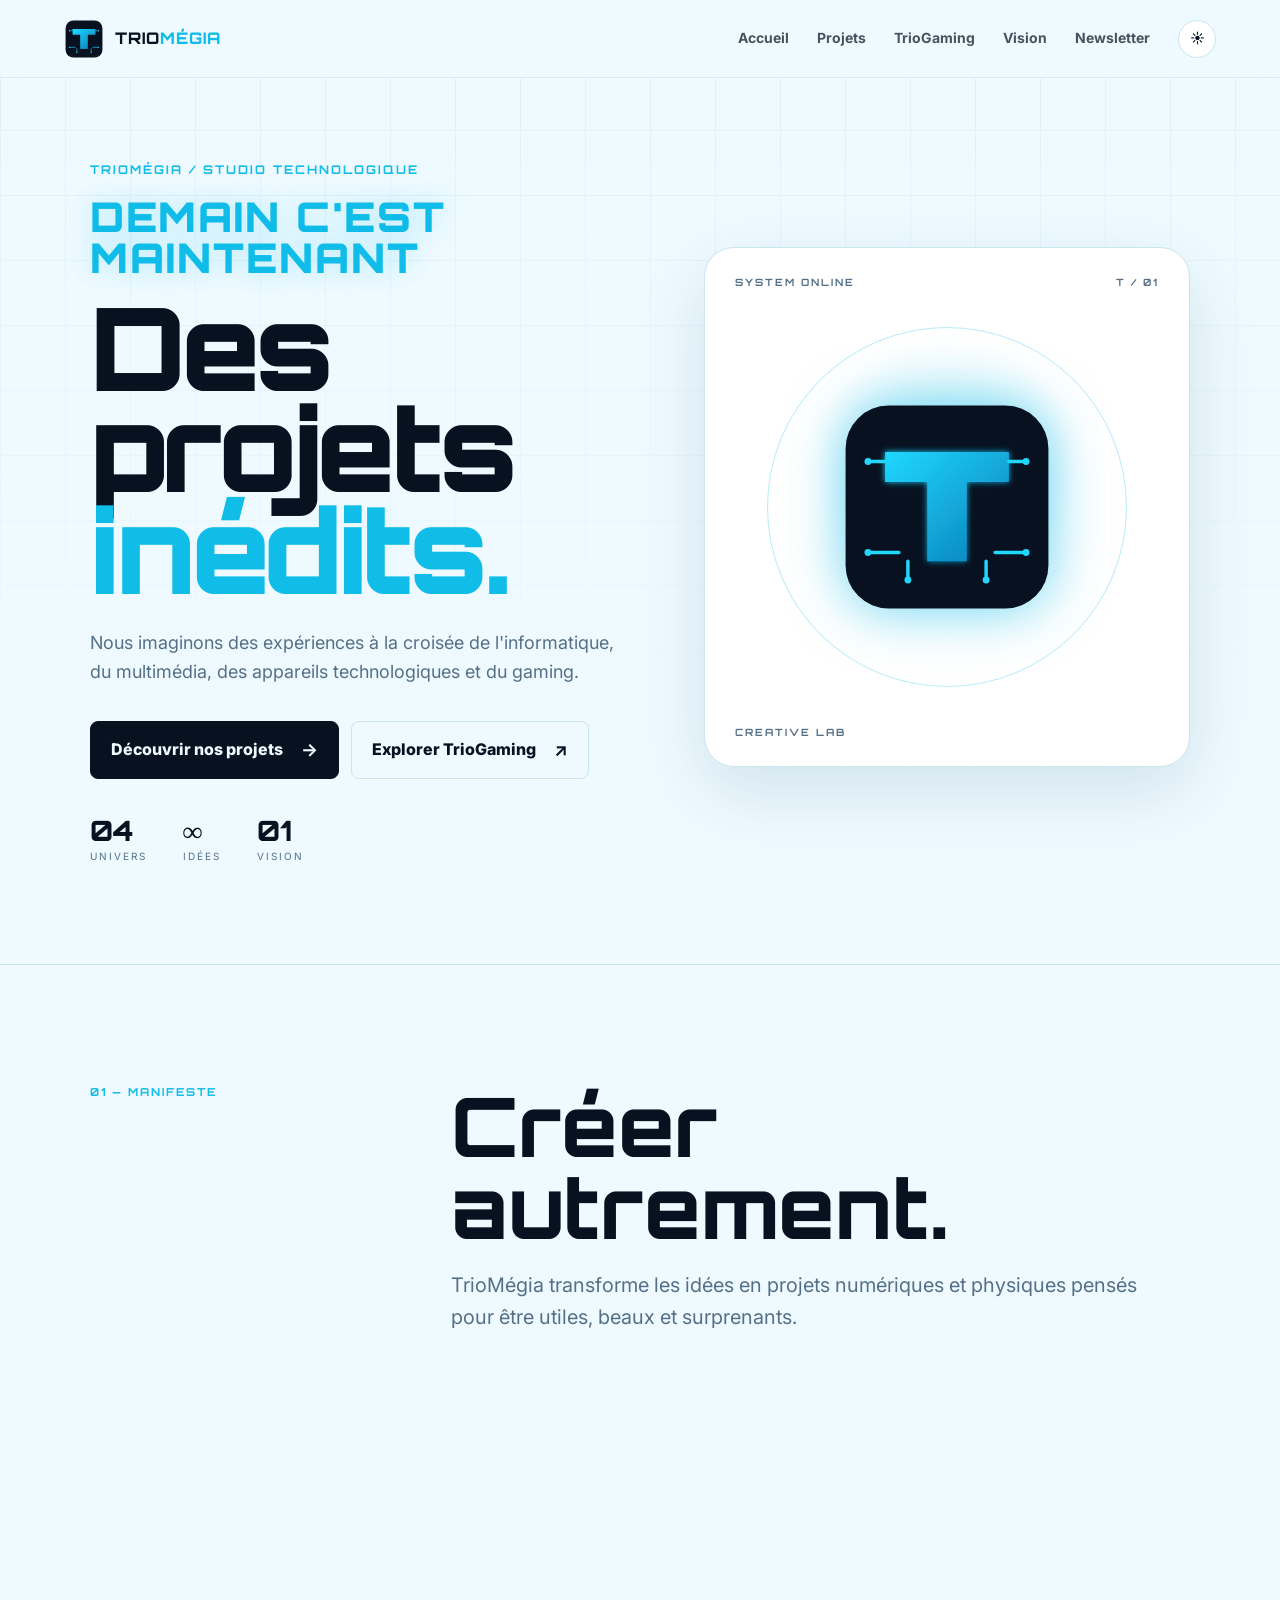
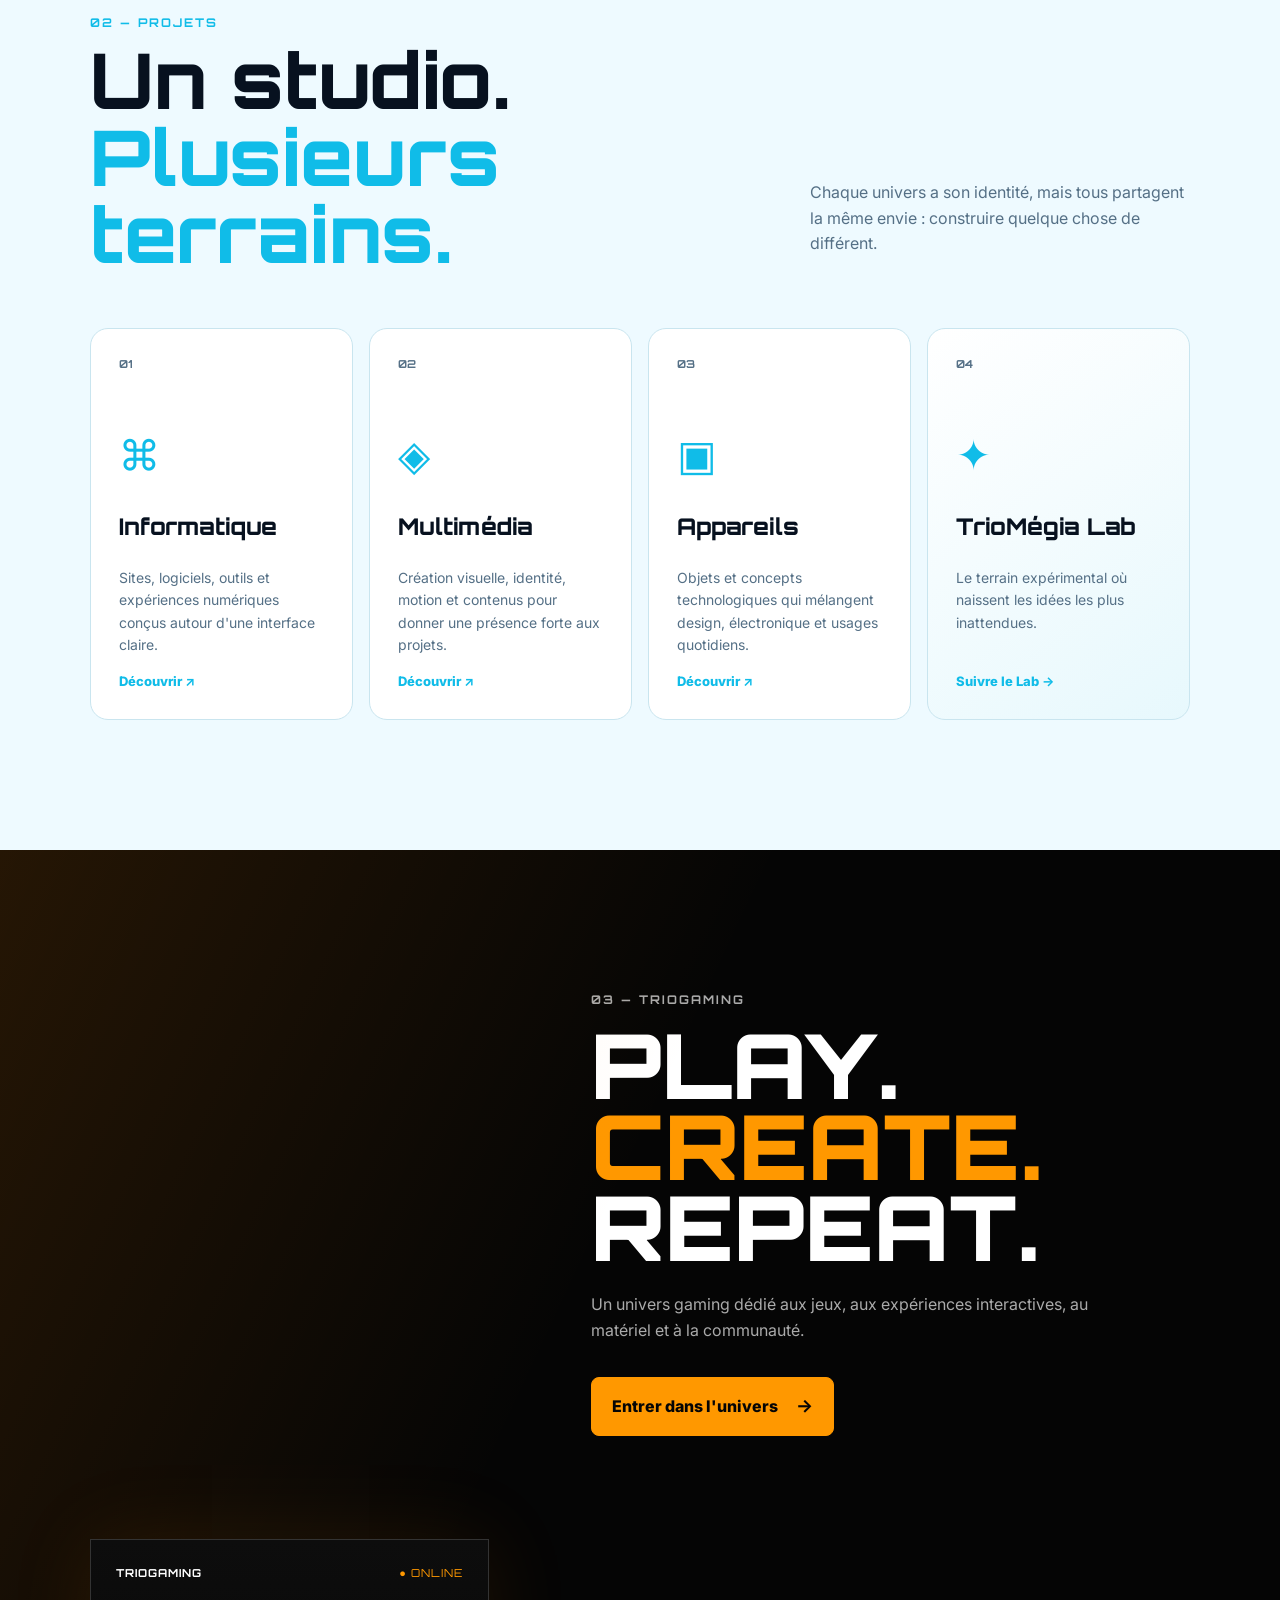
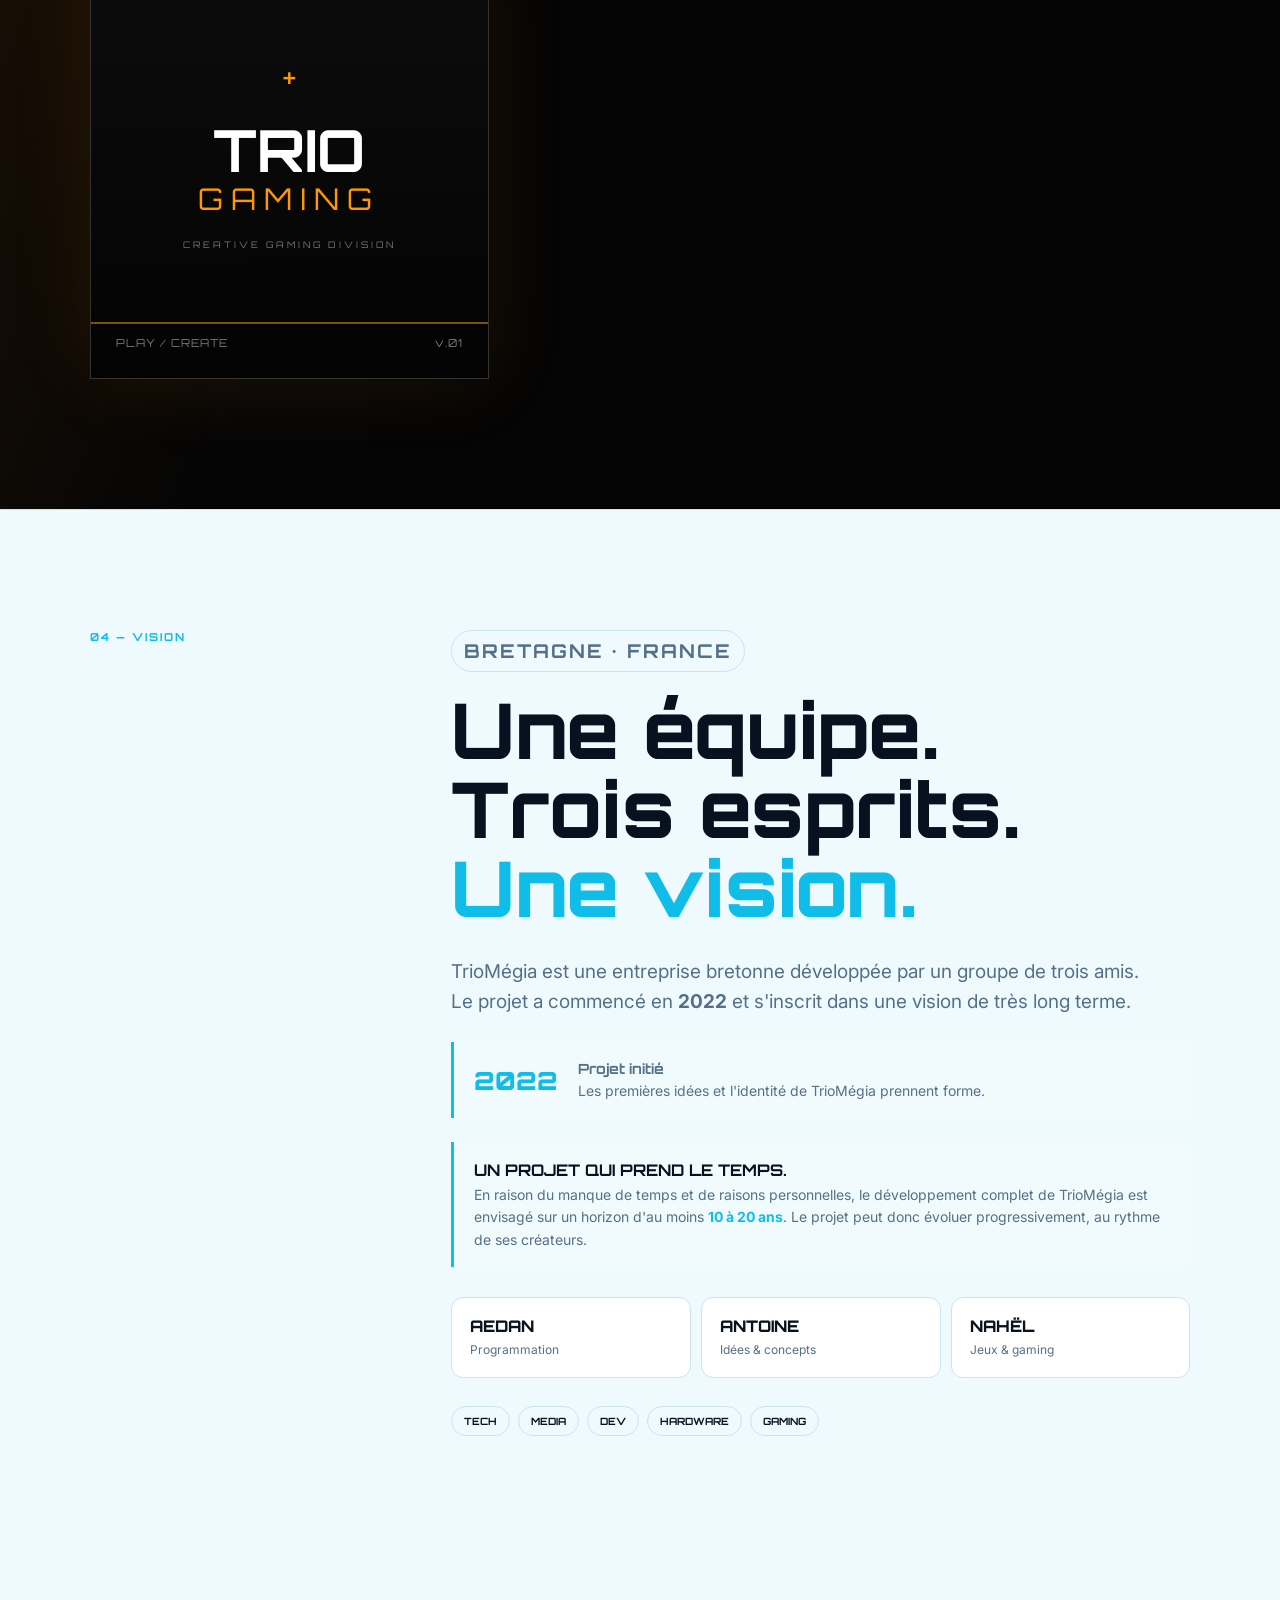
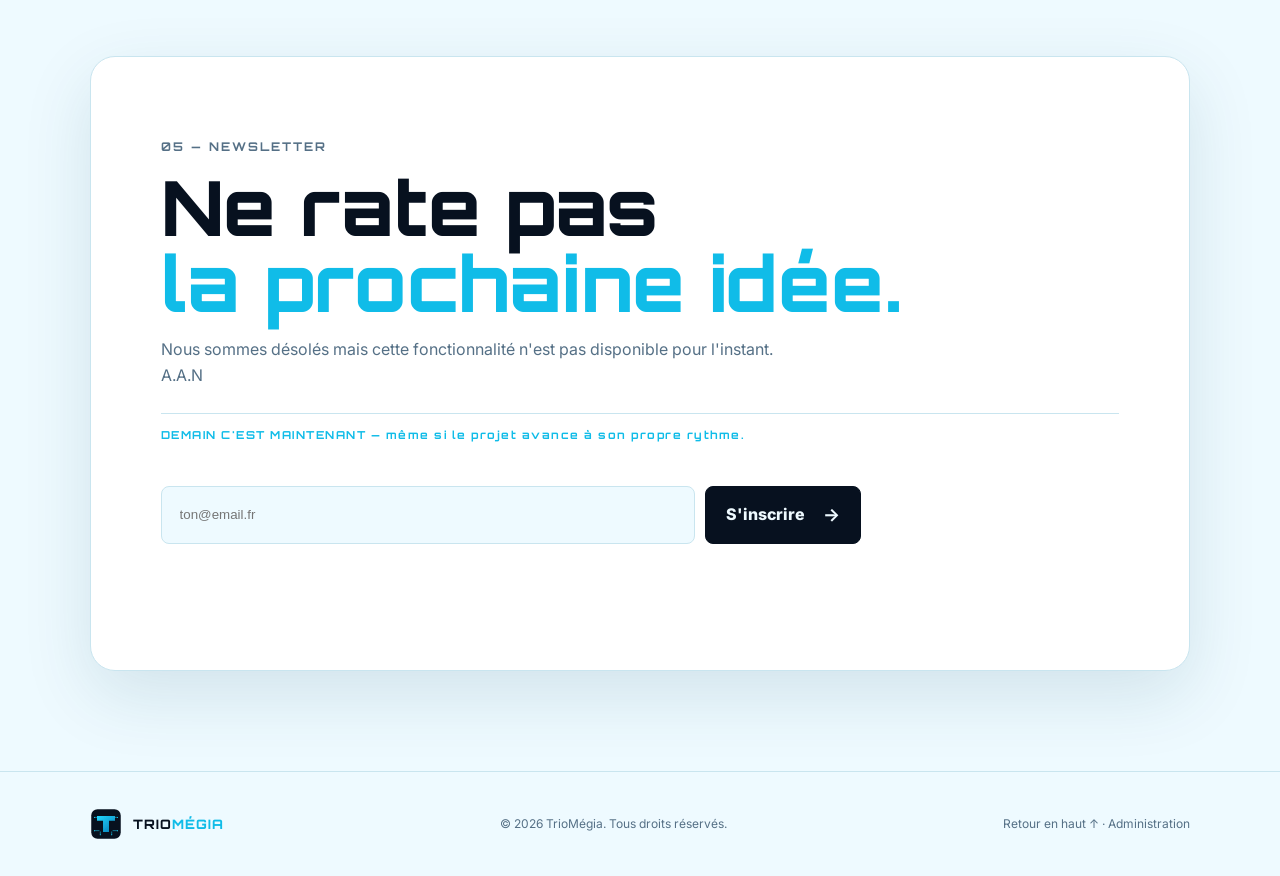
<file: index.html>
<!doctype html>
<html lang="fr">
<head>
  <meta charset="utf-8">
  <meta name="viewport" content="width=device-width, initial-scale=1">
  <meta name="theme-color" content="#07111f">
  <meta name="description" content="TrioMégia — informatique, multimédia, appareils et TrioGaming. Des projets inédits.">
  <title>TrioMégia — Des projets inédits</title>
  <link rel="icon" href="assets/logo.svg" type="image/svg+xml">
  <link rel="preconnect" href="https://fonts.googleapis.com">
  <link rel="preconnect" href="https://fonts.gstatic.com" crossorigin>
  <link href="https://fonts.googleapis.com/css2?family=Inter:wght@400;500;600;700;800&family=Orbitron:wght@600;700;800;900&display=swap" rel="stylesheet">
  <link rel="stylesheet" href="style.css">
</head>
<body>
  <div class="progress"></div>
  <header class="site-header">
    <a class="brand" href="#accueil" aria-label="TrioMégia accueil">
      <img src="assets/logo.svg" alt="">
      <span>TRIO<span>MÉGIA</span></span>
    </a>
    <button class="menu" aria-label="Ouvrir le menu" aria-expanded="false">☰</button>
    <nav class="nav">
      <a href="#accueil">Accueil</a>
      <a href="#projets">Projets</a>
      <a href="#gaming">TrioGaming</a>
      <a href="#vision">Vision</a>
      <a href="#newsletter">Newsletter</a>
      <button id="theme" class="theme" type="button" aria-label="Changer de thème">☀</button>
    </nav>
  </header>

  <main id="accueil">
    <section class="hero">
      <div class="hero-grid"></div>
      <div class="hero-copy reveal">
        <p class="eyebrow">TRIOMÉGIA / STUDIO TECHNOLOGIQUE</p>
        <div class="slogan">DEMAIN C'EST MAINTENANT</div>
        <h1>Des projets<br><span>inédits.</span></h1>
        <p class="lead">Nous imaginons des expériences à la croisée de l'informatique, du multimédia, des appareils technologiques et du gaming.</p>
        <div class="actions">
          <a class="btn primary" href="#projets">Découvrir nos projets <b>→</b></a>
          <a class="btn ghost" href="#gaming">Explorer TrioGaming <b>↗</b></a>
        </div>
        <div class="stats">
          <div><strong>04</strong><small>univers</small></div>
          <div><strong>∞</strong><small>idées</small></div>
          <div><strong>01</strong><small>vision</small></div>
        </div>
      </div>
      <div class="hero-card reveal">
        <div class="orb"></div>
        <img src="assets/logo.svg" alt="Logo TrioMégia">
        <div class="hud hud-a">SYSTEM ONLINE</div>
        <div class="hud hud-b">T / 01</div>
        <div class="hud hud-c">CREATIVE LAB</div>
      </div>
    </section>

    <section class="manifesto">
      <div class="section-label">01 — MANIFESTE</div>
      <div>
        <h2>Créer autrement.</h2>
        <p>TrioMégia transforme les idées en projets numériques et physiques pensés pour être utiles, beaux et surprenants.</p>
      </div>
    </section>

    <section id="projets" class="section">
      <div class="section-head reveal">
        <div>
          <p class="eyebrow">02 — PROJETS</p>
          <h2>Un studio.<br><span>Plusieurs terrains.</span></h2>
        </div>
        <p>Chaque univers a son identité, mais tous partagent la même envie : construire quelque chose de différent.</p>
      </div>
      <div class="cards">
        <article class="project-card reveal">
          <span class="num">01</span><div class="icon">⌘</div>
          <h3>Informatique</h3>
          <p>Sites, logiciels, outils et expériences numériques conçus autour d'une interface claire.</p>
          <a href="#vision">Découvrir <b>↗</b></a>
        </article>
        <article class="project-card reveal">
          <span class="num">02</span><div class="icon">◈</div>
          <h3>Multimédia</h3>
          <p>Création visuelle, identité, motion et contenus pour donner une présence forte aux projets.</p>
          <a href="#vision">Découvrir <b>↗</b></a>
        </article>
        <article class="project-card reveal">
          <span class="num">03</span><div class="icon">▣</div>
          <h3>Appareils</h3>
          <p>Objets et concepts technologiques qui mélangent design, électronique et usages quotidiens.</p>
          <a href="#vision">Découvrir <b>↗</b></a>
        </article>
        <article class="project-card lab reveal">
          <span class="num">04</span><div class="icon">✦</div>
          <h3>TrioMégia Lab</h3>
          <p>Le terrain expérimental où naissent les idées les plus inattendues.</p>
          <a href="#newsletter">Suivre le Lab <b>→</b></a>
        </article>
      </div>
    </section>

    <section id="gaming" class="gaming">
      <div class="scan"></div>
      <div class="gaming-copy reveal">
        <p class="eyebrow orange">03 — TRIOGAMING</p>
        <h2>PLAY.<br><span>CREATE.</span><br>REPEAT.</h2>
        <p>Un univers gaming dédié aux jeux, aux expériences interactives, au matériel et à la communauté.</p>
        <a class="btn orange-btn" href="#newsletter">Entrer dans l'univers <b>→</b></a>
      </div>
      <div class="gaming-screen reveal">
        <div class="screen-top"><b>TRIOGAMING</b><span>● ONLINE</span></div>
        <div class="screen-center">
          <div class="crosshair">+</div>
          <strong>TRIO</strong><em>GAMING</em>
          <small>CREATIVE GAMING DIVISION</small>
        </div>
        <div class="screen-bottom"><span>PLAY / CREATE</span><span>v.01</span></div>
      </div>
    </section>

    <section id="vision" class="vision">
      <div class="section-label">04 — VISION</div>
      <div class="vision-copy reveal">
        <p class="location-tag">BRETAGNE · FRANCE</p>
        <h2>Une équipe.<br>Trois esprits.<br><span>Une vision.</span></h2>
        <p>TrioMégia est une entreprise bretonne développée par un groupe de trois amis. Le projet a commencé en <strong>2022</strong> et s'inscrit dans une vision de très long terme.</p>
        <div class="timeline-note">
          <span>2022</span>
          <p><b>Projet initié</b><br>Les premières idées et l'identité de TrioMégia prennent forme.</p>
        </div>
        <div class="future-note">
          <b>UN PROJET QUI PREND LE TEMPS.</b>
          <p>En raison du manque de temps et de raisons personnelles, le développement complet de TrioMégia est envisagé sur un horizon d'au moins <strong>10 à 20 ans</strong>. Le projet peut donc évoluer progressivement, au rythme de ses créateurs.</p>
        </div>
        <div class="founders">
          <div><b>AEDAN</b><span>Programmation</span></div>
          <div><b>ANTOINE</b><span>Idées & concepts</span></div>
          <div><b>NAHËL</b><span>Jeux & gaming</span></div>
        </div>
        <div class="pill-row"><span>TECH</span><span>MEDIA</span><span>DEV</span><span>HARDWARE</span><span>GAMING</span></div>
      </div>
    </section>

    <section id="newsletter" class="newsletter">
      <div class="newsletter-box reveal">
        <p class="eyebrow">05 — NEWSLETTER</p>
        <h2>Ne rate pas<br><span>la prochaine idée.</span></h2>
        <p>Nous sommes désolés mais cette fonctionnalité n'est pas disponible pour l'instant. A.A.N</p>
        <div class="future-line">DEMAIN C'EST MAINTENANT — même si le projet avance à son propre rythme.</div>
        <form id="form">
          <input id="email" type="email" placeholder="ton@email.fr" required aria-label="Adresse email">
          <button class="btn primary" type="submit">S'inscrire <b>→</b></button>
        </form>
        <p id="status" class="status" role="status"></p>
      </div>
    </section>
  </main>

  <footer>
    <a class="brand" href="#accueil"><img src="assets/logo.svg" alt=""><span>TRIO<span>MÉGIA</span></span></a>
    <p>© <span id="year"></span> TrioMégia. Tous droits réservés.</p>
    <span><a href="#accueil">Retour en haut ↑</a> · <a href="admin.html">Administration</a></span>
  </footer>
  <script src="script.js"></script>
</body>
</html>
</file>
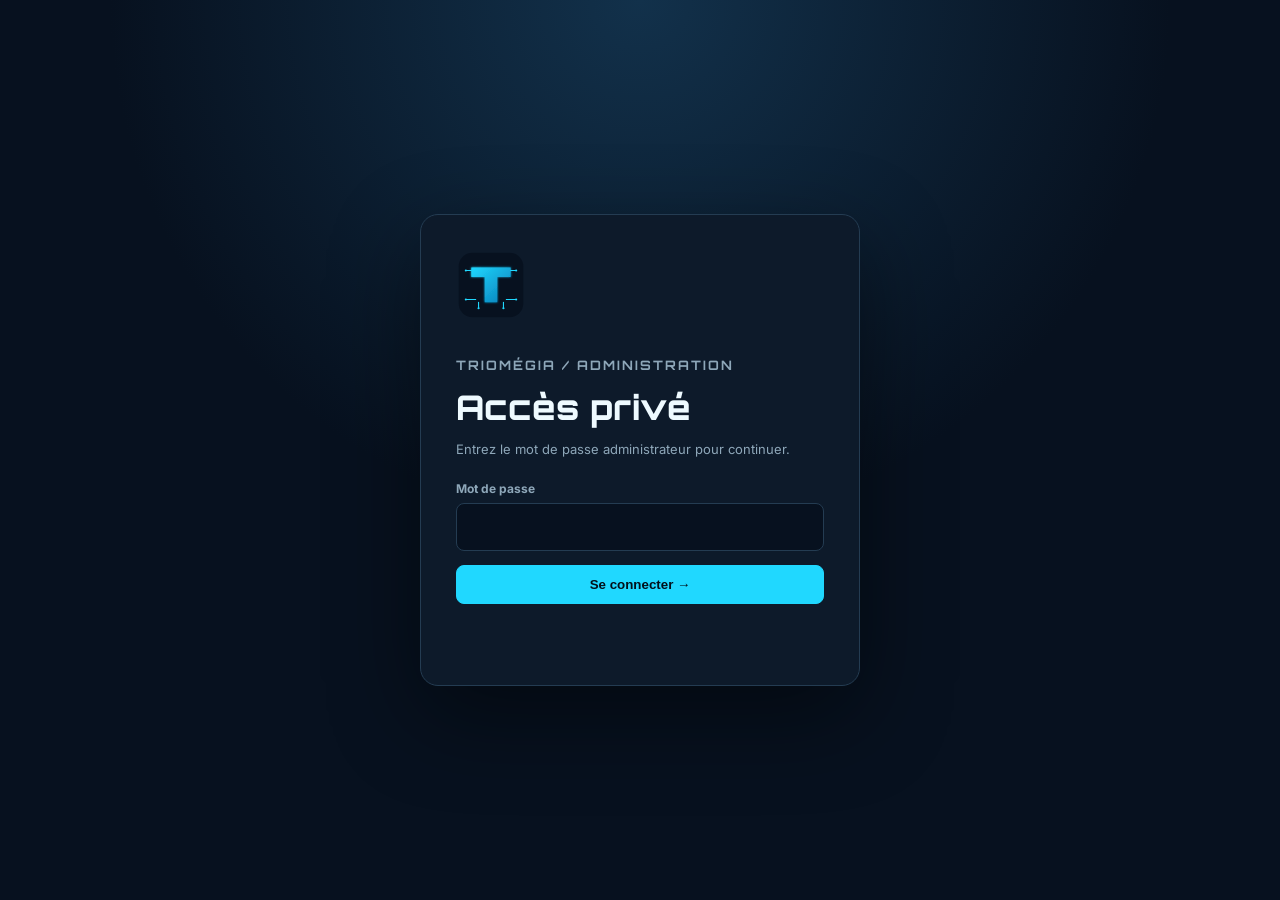
<file: admin.html>
<!doctype html>
<html lang="fr">
<head>
<meta charset="utf-8">
<meta name="viewport" content="width=device-width,initial-scale=1">
<title>TrioMégia — Administration</title>
<link rel="icon" href="assets/logo.svg" type="image/svg+xml">
<link rel="preconnect" href="https://fonts.googleapis.com">
<link rel="preconnect" href="https://fonts.gstatic.com" crossorigin>
<link href="https://fonts.googleapis.com/css2?family=Inter:wght@400;600;700;800&family=Orbitron:wght@600;700;800&display=swap" rel="stylesheet">
<style>
:root{--bg:#07111f;--panel:#0d1a2a;--panel2:#102437;--line:#243c52;--text:#eefaff;--muted:#8ea7b9;--a:#20d8ff;--ok:#68e0a0;--danger:#ff8585;--yellow:#ffd43b}
*{box-sizing:border-box}body{margin:0;background:radial-gradient(circle at 80% 0,#12314b,var(--bg) 42%);color:var(--text);font-family:Inter,Arial,sans-serif;min-height:100vh}
header{min-height:72px;border-bottom:1px solid var(--line);display:flex;align-items:center;justify-content:space-between;gap:20px;padding:12px 5vw;background:#07111fee;backdrop-filter:blur(14px);position:sticky;top:0;z-index:5}.brand{display:flex;align-items:center;gap:10px;font:800 15px Orbitron;text-decoration:none;color:var(--text)}.brand img{width:38px}.brand span span{color:var(--a)}header a{color:var(--muted);text-decoration:none;font-size:13px}.head-actions{display:flex;align-items:center;gap:10px;flex-wrap:wrap}.secure{font:700 10px Orbitron;color:var(--ok)}
main{max-width:1200px;margin:auto;padding:50px 5vw 80px}.eyebrow{color:var(--a);font:700 11px Orbitron;letter-spacing:2px}.hero h1{font:800 clamp(35px,5vw,64px) Orbitron;margin:10px 0}.hero p{color:var(--muted);max-width:760px}.grid{display:grid;grid-template-columns:repeat(3,1fr);gap:16px;margin-top:35px}.card,.panel{background:#0d1a2a;border:1px solid var(--line);border-radius:16px}.card{padding:24px}.card p{color:var(--muted);font-size:13px}.value{font:800 34px Orbitron;color:var(--a)}.panel{margin-top:16px;padding:25px}.panel h2{font:700 18px Orbitron;margin-top:0}.panel h3{font-size:14px}.notice{padding:14px;border-left:3px solid var(--a);background:#102437;color:#b9cedb;font-size:13px}.actions{display:flex;gap:10px;flex-wrap:wrap;margin-top:18px}.btn{border:1px solid var(--line);background:#102437;color:var(--text);padding:11px 15px;border-radius:8px;text-decoration:none;cursor:pointer;font-weight:700}.btn.primary{background:var(--a);color:#03101a;border-color:var(--a)}.btn.danger{border-color:#6a3030;color:#ffb0b0}.btn.yellow{background:var(--yellow);color:#171100;border-color:var(--yellow)}
.form-grid{display:grid;grid-template-columns:repeat(2,1fr);gap:16px}.field.full{grid-column:1/-1}label{display:block;color:var(--muted);font-size:12px;font-weight:700;margin:4px 0 7px}input,textarea,select{width:100%;padding:13px;background:#07111f;border:1px solid var(--line);border-radius:8px;color:var(--text);font:inherit}textarea{min-height:110px;resize:vertical}.hint{font-size:11px;color:var(--muted);margin-top:6px}.status{color:var(--ok);min-height:20px;font-size:13px}.danger-text{color:var(--danger)}
.table-wrap{overflow:auto;border:1px solid var(--line);border-radius:12px}.sub-table{width:100%;border-collapse:collapse;min-width:700px}.sub-table th,.sub-table td{text-align:left;padding:12px;border-bottom:1px solid var(--line);font-size:12px}.sub-table th{font:700 10px Orbitron;color:var(--muted);letter-spacing:1px}.sub-table tr:last-child td{border-bottom:0}.check{width:18px;height:18px}.empty{padding:25px;text-align:center;color:var(--muted)}.subscriber-tools{display:flex;gap:10px;flex-wrap:wrap;align-items:center;margin:15px 0}.subscriber-tools input{max-width:360px}.count{font:700 12px Orbitron;color:var(--a);margin-left:auto}
.compose{display:grid;grid-template-columns:1fr 1fr;gap:16px}.compose .wide{grid-column:1/-1}.mail-info{font-size:12px;color:var(--muted)}
.login-wrap{min-height:100vh;display:grid;place-items:center;padding:30px;background:radial-gradient(circle at 50% 0,#12314b,var(--bg) 48%)}.login-card{width:min(440px,100%);background:var(--panel);border:1px solid var(--line);border-radius:18px;padding:35px;box-shadow:0 30px 90px #0007}.login-logo{width:70px;height:70px;margin-bottom:20px}.login-card h1{font:800 34px Orbitron;margin:8px 0}.login-card p{color:var(--muted);font-size:13px}.login-card form{margin-top:24px}.login-card .btn{margin-top:14px;width:100%}.error{color:#ff8a8a!important;min-height:20px}.hidden{display:none!important}
@media(max-width:850px){.grid,.form-grid,.compose{grid-template-columns:1fr}.field.full,.compose .wide{grid-column:auto}.count{margin-left:0}header{align-items:flex-start;flex-direction:column}}
</style>
</head>
<body>
<div id="login" class="login-wrap"><div class="login-card">
<img src="assets/logo.svg" alt="TrioMégia" class="login-logo"><p class="eyebrow">TRIOMÉGIA / ADMINISTRATION</p><h1>Accès privé</h1><p>Entrez le mot de passe administrateur pour continuer.</p>
<form id="loginForm"><label for="password">Mot de passe</label><input id="password" type="password" autocomplete="current-password" required><button class="btn primary" type="submit">Se connecter →</button><p id="loginStatus" class="error" role="alert"></p></form>
</div></div>

<div id="app" class="hidden">
<header><a class="brand" href="index.html"><img src="assets/logo.svg" alt=""><span>TRIO<span>MÉGIA</span></span></a><div class="head-actions"><span class="secure">● SESSION ADMIN</span><button id="logout" class="btn">Déconnexion</button><a href="index.html">← Retour au site</a></div></header>
<main>
<section class="hero"><p class="eyebrow">TRIOMÉGIA / ADMINISTRATION</p><h1>Panneau d'administration</h1><p>Modifiez les informations enregistrées par le panneau, gérez les abonnés disponibles sur cet appareil et préparez des messages individuels ou groupés.</p></section>

<div class="grid"><article class="card"><p>PROJET</p><div class="value" id="statYear">2022</div><p>Date de lancement du projet.</p></article><article class="card"><p>ÉQUIPE</p><div class="value" id="statTeam">03</div><p id="statTeamNames">Aedan · Antoine · Nahël</p></article><article class="card"><p>DÉVELOPPEMENT</p><div class="value" id="statHorizon">10–20+</div><p>Horizon de développement prévu.</p></article></div>

<section class="panel"><h2>Informations du projet</h2><div class="form-grid">
<div class="field"><label for="year">Année de lancement</label><input id="year" type="text"></div>
<div class="field"><label for="teamCount">Nombre de membres</label><input id="teamCount" type="text"></div>
<div class="field"><label for="teamNames">Noms de l'équipe</label><input id="teamNames" type="text"></div>
<div class="field"><label for="horizon">Horizon de développement</label><input id="horizon" type="text"></div>
<div class="field full"><label for="projectStatus">État du projet</label><textarea id="projectStatus"></textarea></div>
<div class="field full"><label for="tagline">Slogan</label><input id="tagline" type="text"></div>
</div><div class="actions"><button class="btn primary" id="saveInfo">Enregistrer les informations</button><button class="btn" id="resetInfo">Rétablir les valeurs initiales</button></div><p class="status" id="infoStatus"></p></section>

<section class="panel"><h2>Équipe</h2><p class="mail-info">Ces membres servent aussi à personnaliser les informations administratives affichées ci-dessus.</p><div class="form-grid"><div class="field"><label for="member1">Membre 1</label><input id="member1" type="text"></div><div class="field"><label for="role1">Rôle 1</label><input id="role1" type="text"></div><div class="field"><label for="member2">Membre 2</label><input id="member2" type="text"></div><div class="field"><label for="role2">Rôle 2</label><input id="role2" type="text"></div><div class="field"><label for="member3">Membre 3</label><input id="member3" type="text"></div><div class="field"><label for="role3">Rôle 3</label><input id="role3" type="text"></div></div><div class="actions"><button class="btn primary" id="saveTeam">Enregistrer l'équipe</button></div><p class="status" id="teamStatus"></p></section>

<section class="panel"><h2>Abonnés à la newsletter</h2><div class="notice">Cette page peut afficher et gérer les abonnés enregistrés dans le stockage du navigateur. Elle ne peut pas récupérer des abonnés qui n'ont jamais été enregistrés par le site, et GitHub Pages ne fournit pas de serveur d'envoi d'e-mails.</div>
<div class="subscriber-tools"><input id="newEmail" type="email" placeholder="adresse@email.com"><button class="btn primary" id="addSubscriber">Ajouter</button><button class="btn" id="selectAll">Tout sélectionner</button><button class="btn" id="importBtn">Importer CSV</button><input id="importFile" type="file" accept=".csv,text/csv" class="hidden"><button class="btn" id="exportBtn">Exporter CSV</button><span class="count" id="subCount">0 abonné</span></div>
<div class="table-wrap"><table class="sub-table"><thead><tr><th></th><th>E-MAIL</th><th>DATE</th><th>ACTION</th></tr></thead><tbody id="subscriberRows"></tbody></table></div>
<div class="actions"><button class="btn yellow" id="groupMail">✉ Message groupé</button><button class="btn danger" id="deleteSelected">Supprimer la sélection</button></div><p class="status" id="subStatus"></p></section>

<section class="panel"><h2>Envoyer un message</h2><p class="mail-info">Le bouton ouvre le logiciel de messagerie configuré sur l'appareil avec les destinataires. Pour un envoi réellement automatique depuis le site, il faut un service d'e-mail ou un backend.</p><div class="compose"><div class="field"><label for="recipient">Destinataire individuel</label><input id="recipient" type="email" placeholder="client@email.com"></div><div class="field"><label for="subject">Objet</label><input id="subject" type="text" placeholder="Actualités TrioMégia"></div><div class="field wide"><label for="message">Message</label><textarea id="message" placeholder="Votre message..."></textarea></div></div><div class="actions"><button class="btn primary" id="singleMail">✉ Envoyer un MP / e-mail</button><button class="btn yellow" id="selectedMail">✉ Envoyer aux sélectionnés</button></div><p class="status" id="mailStatus"></p></section>

<section class="panel"><h2>Notes administrateur</h2><label for="notes">Notes locales</label><textarea id="notes" placeholder="Écrire une note interne..."></textarea><div class="actions"><button class="btn primary" id="saveNotes">Enregistrer</button><button class="btn" id="clearNotes">Effacer</button></div><p class="status" id="noteStatus"></p></section>
<section class="panel"><h2>Sécurité</h2><div class="notice">Le mot de passe est vérifié avec une empreinte SHA-256 côté navigateur. Comme cette page est publique sur GitHub Pages, ce n'est pas une authentification serveur. Les informations et abonnés stockés avec localStorage sont également accessibles depuis le navigateur. Pour de vraies données privées et de vrais envois, utilisez un backend et une authentification serveur.</div></section>
</main></div>

<script>
const PASSWORD_HASH="130b01e0dcb1dd5ecd9f3fff6d7285df2a54ae901af983ae9fa48177dbde0014";
const DEFAULTS={year:"2022",teamCount:"03",teamNames:"Aedan · Antoine · Nahël",horizon:"10–20+",projectStatus:"Le développement de TrioMégia avance progressivement en fonction du temps disponible et des raisons personnelles des créateurs.",tagline:"DEMAIN C'EST MAINTENANT",team:[{name:"Aedan",role:"Programmation"},{name:"Antoine",role:"Idées & concepts"},{name:"Nahël",role:"Jeux & gaming"}]};
const $=id=>document.getElementById(id);
async function sha256(value){const data=new TextEncoder().encode(value);const hash=await crypto.subtle.digest("SHA-256",data);return [...new Uint8Array(hash)].map(b=>b.toString(16).padStart(2,"0")).join("");}
function getInfo(){try{return {...DEFAULTS,...JSON.parse(localStorage.getItem("triomegia-site-info")||"{}")}}catch{return {...DEFAULTS}}}
function setVal(id,v){$(id).value=v??""} function flash(id,msg){$(id).textContent=msg;setTimeout(()=>$(id).textContent="",3500)}
function loadInfo(){const d=getInfo();setVal("year",d.year);setVal("teamCount",d.teamCount);setVal("teamNames",d.teamNames);setVal("horizon",d.horizon);setVal("projectStatus",d.projectStatus);setVal("tagline",d.tagline);(d.team||DEFAULTS.team).forEach((m,i)=>{setVal("member"+(i+1),m.name);setVal("role"+(i+1),m.role)});$("statYear").textContent=d.year;$("statTeam").textContent=d.teamCount;$("statTeamNames").textContent=d.teamNames;$("statHorizon").textContent=d.horizon}
$("saveInfo").onclick=()=>{const d={...getInfo(),year:$('year').value,teamCount:$('teamCount').value,teamNames:$('teamNames').value,horizon:$('horizon').value,projectStatus:$('projectStatus').value,tagline:$('tagline').value};localStorage.setItem("triomegia-site-info",JSON.stringify(d));loadInfo();flash("infoStatus","✓ Informations enregistrées sur cet appareil.")};
$("resetInfo").onclick=()=>{localStorage.setItem("triomegia-site-info",JSON.stringify(DEFAULTS));loadInfo();flash("infoStatus","Valeurs initiales rétablies.")};
$("saveTeam").onclick=()=>{const d=getInfo();d.team=[1,2,3].map(i=>({name:$('member'+i).value,role:$('role'+i).value}));d.teamNames=d.team.map(x=>x.name).filter(Boolean).join(" · ");d.teamCount=String(d.team.filter(x=>x.name).length).padStart(2,"0");localStorage.setItem("triomegia-site-info",JSON.stringify(d));loadInfo();flash("teamStatus","✓ Équipe enregistrée.")};

function getSubs(){try{const a=JSON.parse(localStorage.getItem("triomegia-newsletter-subscribers")||"[]");return Array.isArray(a)?a:[]}catch{return[]}}
function saveSubs(a){localStorage.setItem("triomegia-newsletter-subscribers",JSON.stringify(a));renderSubs()}
function renderSubs(){const rows=$("subscriberRows"),a=getSubs();rows.innerHTML="";a.forEach((s,i)=>{const tr=document.createElement("tr");const date=s.date?new Date(s.date).toLocaleDateString("fr-FR"):"—";tr.innerHTML=`<td><input class="check sub-check" type="checkbox" data-i="${i}"></td><td>${escapeHtml(s.email)}</td><td>${date}</td><td><button class="btn danger remove-sub" data-i="${i}">Supprimer</button></td>`;rows.appendChild(tr)});if(!a.length)rows.innerHTML='<tr><td colspan="4" class="empty">Aucun abonné enregistré pour le moment.</td></tr>';$('subCount').textContent=a.length+" abonné"+(a.length===1?"":"s");}
function escapeHtml(s){return String(s).replace(/[&<>'"]/g,c=>({'&':'&amp;','<':'&lt;','>':'&gt;',"'":'&#39;','"':'&quot;'}[c]))}
$("addSubscriber").onclick=()=>{const email=$('newEmail').value.trim().toLowerCase();if(!email||!email.includes("@")){flash("subStatus","Adresse e-mail invalide.");return}const a=getSubs();if(a.some(x=>x.email.toLowerCase()===email)){flash("subStatus","Cet e-mail est déjà enregistré.");return}a.push({email,date:new Date().toISOString()});saveSubs(a);$('newEmail').value="";flash("subStatus","✓ Abonné ajouté.")};
$("subscriberRows").onclick=e=>{const b=e.target.closest(".remove-sub");if(!b)return;const a=getSubs();a.splice(Number(b.dataset.i),1);saveSubs(a);flash("subStatus","Abonné supprimé.")};
function selectedIndexes(){return [...document.querySelectorAll(".sub-check:checked")].map(x=>Number(x.dataset.i))}
$("selectAll").onclick=()=>{const boxes=[...document.querySelectorAll(".sub-check")];const all=boxes.length&&boxes.every(x=>x.checked);boxes.forEach(x=>x.checked=!all)};
$("deleteSelected").onclick=()=>{const idx=new Set(selectedIndexes());if(!idx.size){flash("subStatus","Sélectionnez au moins un abonné.");return}saveSubs(getSubs().filter((_,i)=>!idx.has(i)));flash("subStatus","Sélection supprimée.")};
function buildMail(to){const subject=encodeURIComponent($('subject').value||"Actualités TrioMégia");const body=encodeURIComponent($('message').value||"");location.href="mailto:"+to+"?subject="+subject+"&body="+body}
$("singleMail").onclick=()=>{const to=$('recipient').value.trim();if(!to){flash("mailStatus","Indiquez un destinataire.");return}buildMail(encodeURIComponent(to));};
$("selectedMail").onclick=()=>{const a=getSubs(),idx=selectedIndexes();if(!idx.length){flash("mailStatus","Sélectionnez au moins un abonné.");return}buildMail(encodeURIComponent(idx.map(i=>a[i].email).join(",")))};
$("groupMail").onclick=()=>{const a=getSubs(),idx=selectedIndexes();const emails=(idx.length?idx:a.map((_,i)=>i)).map(i=>a[i]?.email).filter(Boolean);if(!emails.length){flash("subStatus","Aucun abonné à contacter.");return}buildMail(encodeURIComponent(emails.join(",")))};
$("exportBtn").onclick=()=>{const csv="email,date\n"+getSubs().map(s=>`${JSON.stringify(s.email)},${JSON.stringify(s.date||"")}`).join("\n");const blob=new Blob([csv],{type:"text/csv;charset=utf-8"});const a=document.createElement("a");a.href=URL.createObjectURL(blob);a.download="triomegia-abonnes.csv";a.click();URL.revokeObjectURL(a.href)};
$("importBtn").onclick=()=>$("importFile").click();$("importFile").onchange=async e=>{const file=e.target.files[0];if(!file)return;const text=await file.text();const lines=text.split(/\r?\n/).map(x=>x.trim()).filter(Boolean);const a=getSubs();for(const line of lines){const first=line.split(",")[0].replace(/^\"|\"$/g,"").trim().toLowerCase();if(first&&first.includes("@")&&!a.some(x=>x.email===first))a.push({email:first,date:new Date().toISOString()})}saveSubs(a);e.target.value="";flash("subStatus","✓ Import terminé.")};

$("saveNotes").onclick=()=>{localStorage.setItem("triomegia-admin-notes",$('notes').value);flash("noteStatus","✓ Note enregistrée sur cet appareil.")};$("clearNotes").onclick=()=>{$('notes').value="";localStorage.removeItem("triomegia-admin-notes");flash("noteStatus","Note effacée.")};

const login=$("login"),app=$("app"),form=$("loginForm"),loginStatus=$("loginStatus");
function showApp(){login.classList.add("hidden");app.classList.remove("hidden");loadInfo();renderSubs();$('notes').value=localStorage.getItem("triomegia-admin-notes")||""}
if(sessionStorage.getItem("triomegia-admin-auth")==="1")showApp();
form.addEventListener("submit",async e=>{e.preventDefault();const hash=await sha256($("password").value);if(hash===PASSWORD_HASH){sessionStorage.setItem("triomegia-admin-auth","1");showApp()}else loginStatus.textContent="Mot de passe incorrect."});
$("logout").onclick=()=>{sessionStorage.removeItem("triomegia-admin-auth");location.reload()};
</script>
</body></html>
</file>
<file: style.css>
:root{
  --bg:#eefaff;--surface:#fff;--text:#07111f;--muted:#557086;--line:#c9e5ef;
  --accent:#10bce8;--accent2:#087db8;--shadow:0 24px 70px rgba(9,64,92,.12)
}
body.dark{--bg:#050505;--surface:#0d0d0d;--text:#fff;--muted:#aaa;--line:#282828;--accent:#ffc400;--accent2:#ff8a00;--shadow:0 24px 70px rgba(0,0,0,.45)}
*{box-sizing:border-box}html{scroll-behavior:smooth}body{margin:0;background:var(--bg);color:var(--text);font-family:Inter,Arial,sans-serif;line-height:1.6;overflow-x:hidden}
a{text-decoration:none;color:inherit}.site-header{position:fixed;z-index:20;top:0;left:0;right:0;height:78px;display:flex;align-items:center;justify-content:space-between;padding:0 5vw;background:color-mix(in srgb,var(--bg) 82%,transparent);backdrop-filter:blur(18px);border-bottom:1px solid color-mix(in srgb,var(--line) 70%,transparent)}
.brand{display:flex;align-items:center;gap:11px;font-family:Orbitron;font-weight:800;letter-spacing:1px}.brand img{width:40px;height:40px}.brand>span>span{color:var(--accent)}
.nav{display:flex;align-items:center;gap:28px;font-size:14px;font-weight:700}.nav a{opacity:.72;transition:.2s}.nav a:hover{opacity:1;color:var(--accent)}button{font:inherit}.theme,.menu{border:1px solid var(--line);background:var(--surface);color:var(--text);cursor:pointer}.theme{width:38px;height:38px;border-radius:50%}.menu{display:none;border-radius:8px;padding:7px 11px}
.hero{min-height:850px;padding:150px 7vw 100px;display:grid;grid-template-columns:1.05fr .95fr;align-items:center;gap:6vw;position:relative;isolation:isolate}.hero-grid{position:absolute;inset:0;z-index:-1;background-image:linear-gradient(var(--line) 1px,transparent 1px),linear-gradient(90deg,var(--line) 1px,transparent 1px);background-size:65px 65px;mask-image:linear-gradient(to bottom,#000,transparent 82%);opacity:.45}.eyebrow{font:700 12px Orbitron;letter-spacing:2px;color:var(--accent)}.hero h1{font:900 clamp(62px,9vw,128px)/.88 Orbitron;margin:18px 0 28px;letter-spacing:-5px}.hero h1 span,.section-head h2 span,.vision h2 span,.newsletter h2 span{color:var(--accent)}.lead{max-width:650px;font-size:18px;color:var(--muted)}.actions{display:flex;gap:12px;flex-wrap:wrap;margin:34px 0}.btn{display:inline-flex;align-items:center;gap:18px;padding:14px 20px;border-radius:8px;border:1px solid var(--line);font-weight:800;cursor:pointer;transition:.25s}.btn b{font-size:18px}.btn.primary{background:var(--text);color:var(--bg);border-color:var(--text)}.btn.primary:hover{transform:translateY(-3px);box-shadow:0 12px 30px rgba(0,0,0,.16)}.btn.ghost:hover{border-color:var(--accent);color:var(--accent)}.stats{display:flex;gap:36px}.stats div{display:grid}.stats strong{font:800 28px Orbitron}.stats small{color:var(--muted);text-transform:uppercase;font-size:10px;letter-spacing:2px}
.hero-card{height:520px;border:1px solid var(--line);border-radius:30px;background:radial-gradient(circle at 50% 42%,color-mix(in srgb,var(--accent) 18%,transparent),transparent 34%),var(--surface);box-shadow:var(--shadow);display:grid;place-items:center;position:relative;overflow:hidden}.hero-card img{width:220px;filter:drop-shadow(0 0 28px color-mix(in srgb,var(--accent) 65%,transparent));animation:float 5s ease-in-out infinite}.orb{position:absolute;width:360px;height:360px;border:1px solid var(--accent);border-radius:50%;opacity:.3;animation:spin 18s linear infinite}.hud{position:absolute;font:700 10px Orbitron;color:var(--muted);letter-spacing:2px}.hud-a{top:28px;left:30px}.hud-b{top:28px;right:30px}.hud-c{bottom:28px;left:30px}
.manifesto,.vision{display:grid;grid-template-columns:.35fr 1fr;gap:8vw;padding:120px 7vw;border-top:1px solid var(--line)}.section-label{font:700 11px Orbitron;color:var(--accent);letter-spacing:2px}.manifesto h2{font:800 clamp(42px,7vw,82px)/1 Orbitron;margin:0 0 20px}.manifesto p{max-width:700px;color:var(--muted);font-size:20px}
.section{padding:130px 7vw}.section-head{display:flex;justify-content:space-between;gap:60px;align-items:end;margin-bottom:55px}.section-head h2{font:800 clamp(44px,6vw,80px)/1 Orbitron;margin:12px 0 0}.section-head>p{max-width:380px;color:var(--muted)}.cards{display:grid;grid-template-columns:repeat(4,1fr);gap:16px}.project-card{min-height:390px;padding:28px;border:1px solid var(--line);background:var(--surface);border-radius:18px;display:flex;flex-direction:column;position:relative;overflow:hidden;transition:.3s}.project-card:hover{transform:translateY(-8px);border-color:var(--accent);box-shadow:var(--shadow)}.project-card .num{font:700 11px Orbitron;color:var(--muted)}.icon{font-size:42px;margin:50px 0 24px;color:var(--accent)}.project-card h3{font:800 23px Orbitron;margin:0 0 12px}.project-card p{color:var(--muted);font-size:14px}.project-card a{margin-top:auto;color:var(--accent);font-weight:800;font-size:13px}.project-card.lab{background:linear-gradient(145deg,var(--surface),color-mix(in srgb,var(--accent) 10%,var(--surface)))}
.gaming{background:#050505;color:#fff;min-height:760px;padding:130px 7vw;display:grid;grid-template-columns:.8fr 1.2fr;align-items:center;gap:8vw;position:relative;overflow:hidden}.gaming:before{content:"";position:absolute;inset:0;background:linear-gradient(115deg,rgba(255,136,0,.13),transparent 42%);pointer-events:none}.orange{color:#ff9800}.gaming h2{font:900 clamp(48px,7vw,90px)/.9 Orbitron;margin:18px 0 25px}.gaming h2 span{color:#ff9800}.gaming p{color:#aaa;max-width:500px}.orange-btn{border-color:#ff9800;background:#ff9800;color:#050505;margin-top:18px}.gaming-screen{height:440px;border:1px solid #333;background:linear-gradient(#0d0d0d,#030303);box-shadow:0 0 80px rgba(255,136,0,.1);position:relative;overflow:hidden;padding:25px;font-family:Orbitron}.gaming-screen:after{content:"";position:absolute;left:0;right:0;height:2px;background:#ff9800;opacity:.5;animation:scan 4s linear infinite}.screen-top,.screen-bottom{display:flex;justify-content:space-between;font-size:11px;letter-spacing:1px}.screen-top span{color:#ff9800}.screen-center{height:340px;display:grid;place-content:center;text-align:center}.screen-center strong{font-size:58px;line-height:.85}.screen-center em{font-style:normal;font-size:30px;color:#ff9800;letter-spacing:8px}.screen-center small{color:#777;font-size:9px;letter-spacing:3px;margin-top:15px}.crosshair{font-size:30px;color:#ff9800;margin-bottom:25px}.screen-bottom{position:absolute;bottom:25px;left:25px;right:25px;color:#777}
.vision h2{font:800 clamp(44px,6vw,78px)/1.03 Orbitron;margin:0 0 30px}.vision-copy p{max-width:700px;color:var(--muted);font-size:19px}.pill-row{display:flex;gap:8px;flex-wrap:wrap;margin-top:28px}.pill-row span{border:1px solid var(--line);padding:8px 12px;border-radius:99px;font:700 10px Orbitron}
.newsletter{padding:100px 7vw}.newsletter-box{background:var(--surface);border:1px solid var(--line);border-radius:25px;padding:70px;box-shadow:var(--shadow)}.newsletter h2{font:800 clamp(44px,6vw,76px)/1 Orbitron;margin:15px 0}.newsletter p{color:var(--muted);max-width:650px}.newsletter form{display:flex;max-width:700px;gap:10px;margin-top:30px}.newsletter input{flex:1;min-width:0;padding:15px 18px;border:1px solid var(--line);border-radius:8px;background:var(--bg);color:var(--text);outline:none}.newsletter input:focus{border-color:var(--accent)}.status{min-height:24px!important;color:var(--accent)!important;font-weight:700}
footer{border-top:1px solid var(--line);padding:30px 7vw;display:flex;justify-content:space-between;align-items:center;gap:20px;color:var(--muted);font-size:12px}footer .brand{color:var(--text);font-size:13px}footer .brand img{width:32px;height:32px}footer>a:last-child:hover{color:var(--accent)}
.reveal{opacity:0;transform:translateY(22px);transition:.7s ease}.reveal.show{opacity:1;transform:none}.progress{position:fixed;z-index:50;top:0;left:0;height:3px;width:0;background:var(--accent)}
@keyframes float{50%{transform:translateY(-12px) rotate(1deg)}}@keyframes spin{to{transform:rotate(360deg)}}@keyframes scan{0%{top:-5px}100%{top:100%}}
@media(max-width:1000px){.cards{grid-template-columns:repeat(2,1fr)}.hero{grid-template-columns:1fr}.hero-card{height:400px}.manifesto,.vision{grid-template-columns:1fr}.gaming{grid-template-columns:1fr}}
@media(max-width:700px){.site-header{height:68px}.menu{display:block}.nav{display:none;position:absolute;top:68px;left:0;right:0;background:var(--surface);padding:20px 6vw;border-bottom:1px solid var(--line);flex-direction:column;align-items:flex-start}.nav.open{display:flex}.hero{padding:120px 6vw 70px;min-height:auto}.hero h1{font-size:58px;letter-spacing:-3px}.hero-card{height:330px}.section,.gaming,.newsletter,.manifesto,.vision{padding:80px 6vw}.section-head{display:block}.section-head>p{margin-top:25px}.cards{grid-template-columns:1fr}.gaming h2{font-size:52px}.gaming-screen{height:350px}.screen-center{height:250px}.newsletter-box{padding:35px 24px}.newsletter form{flex-direction:column}footer{padding:25px 6vw;flex-direction:column;align-items:flex-start}.stats{gap:22px}}
@media(prefers-reduced-motion:reduce){*,*::before,*::after{scroll-behavior:auto!important;animation:none!important;transition:none!important}}

.location-tag{display:inline-block;margin:0 0 18px;color:var(--accent);font:700 11px Orbitron;letter-spacing:2px;border:1px solid var(--line);padding:8px 12px;border-radius:99px}
.founders{display:grid;grid-template-columns:repeat(3,1fr);gap:10px;margin-top:30px;max-width:780px}
.founders div{border:1px solid var(--line);background:var(--surface);border-radius:12px;padding:18px}
.founders b{display:block;font:800 16px Orbitron;color:var(--text)}
.founders span{display:block;color:var(--muted);font-size:12px;margin-top:4px}
@media(max-width:700px){.founders{grid-template-columns:1fr}}

.slogan{font:900 clamp(24px,3.2vw,46px)/1 Orbitron;letter-spacing:2px;margin:20px 0 10px;color:var(--accent);text-shadow:0 0 28px color-mix(in srgb,var(--accent) 28%,transparent)}
.timeline-note,.future-note{border-left:3px solid var(--accent);padding:16px 20px;margin:24px 0;background:color-mix(in srgb,var(--accent) 6%,var(--surface));max-width:780px}
.timeline-note{display:flex;gap:20px;align-items:center}
.timeline-note>span{font:900 25px Orbitron;color:var(--accent)}
.timeline-note p,.future-note p{margin:0!important;font-size:14px!important}
.timeline-note b,.future-note>b{font-family:Orbitron}
.future-note strong{color:var(--accent)}
.future-line{margin-top:24px;padding:14px 0;border-top:1px solid var(--line);font:700 11px Orbitron;letter-spacing:1.5px;color:var(--accent)}
@media(max-width:700px){.slogan{font-size:25px}.timeline-note{align-items:flex-start}.timeline-note>span{font-size:20px}}
</file>
